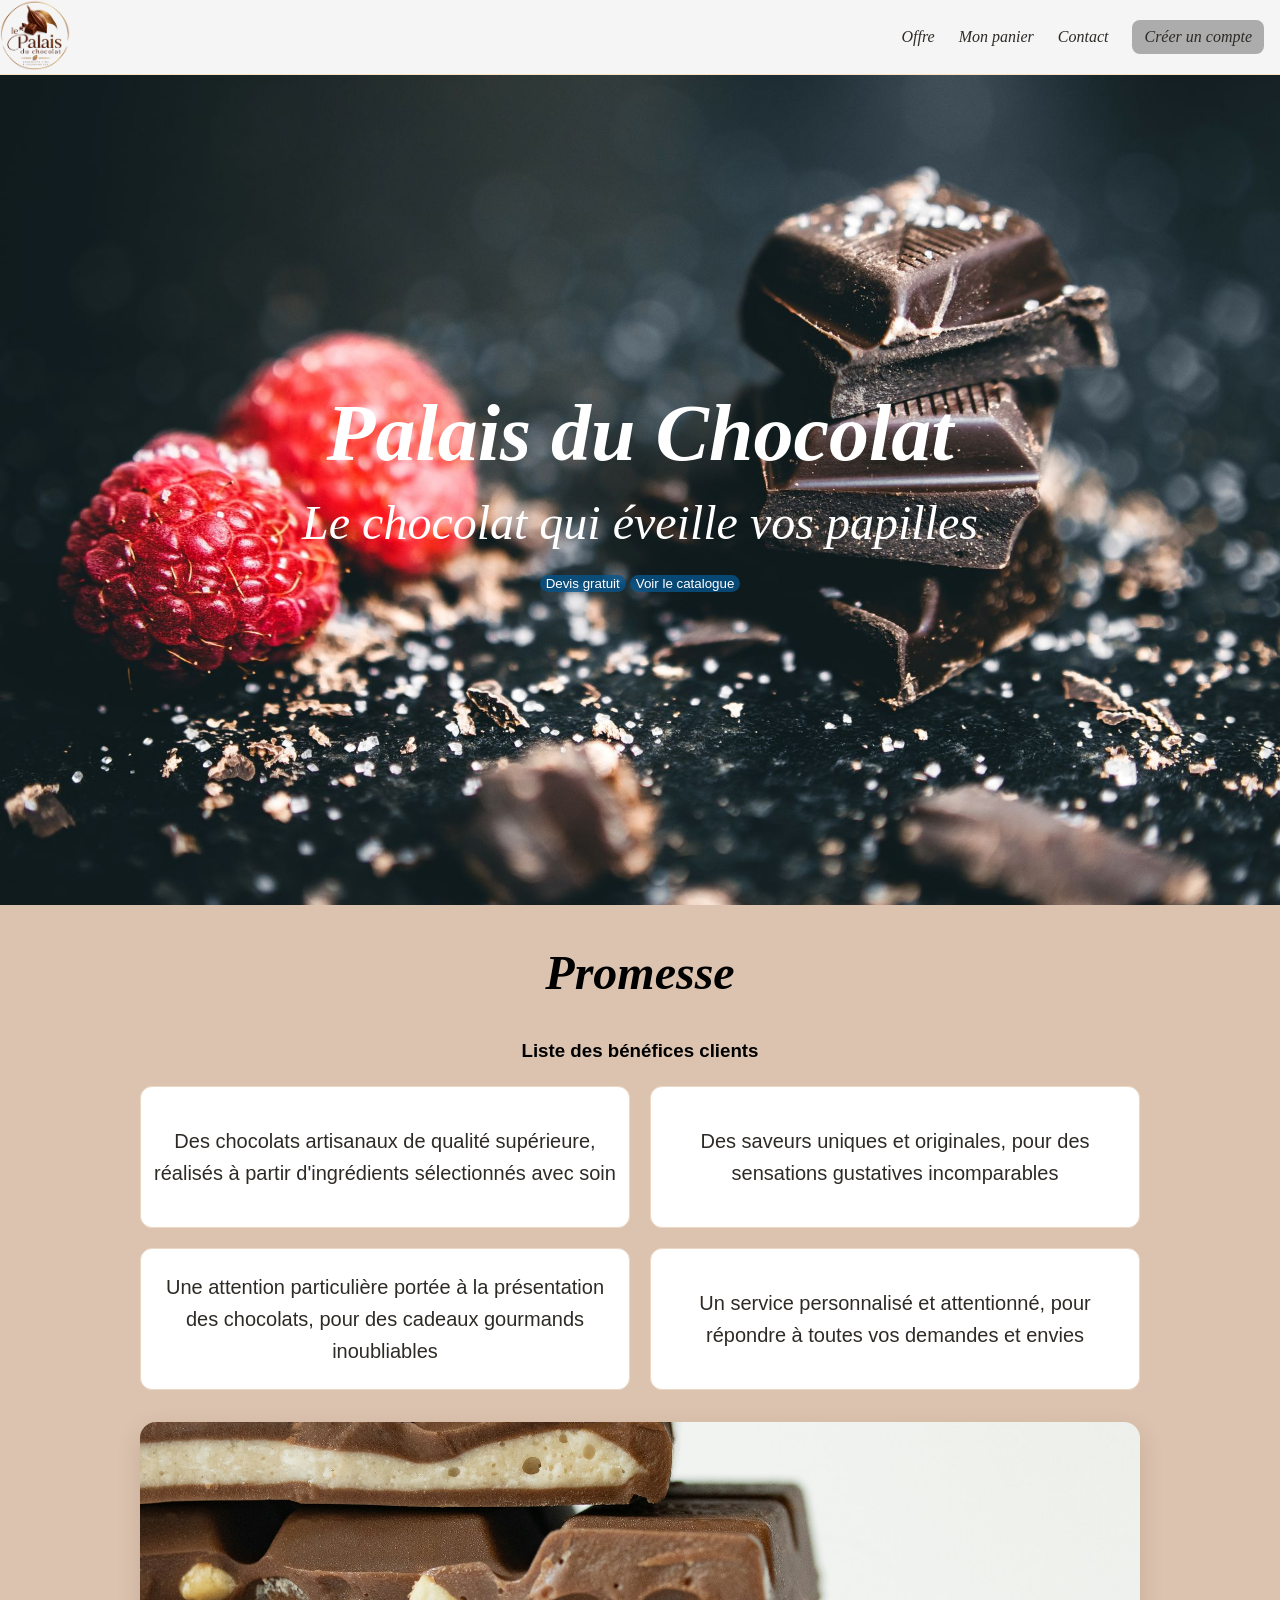
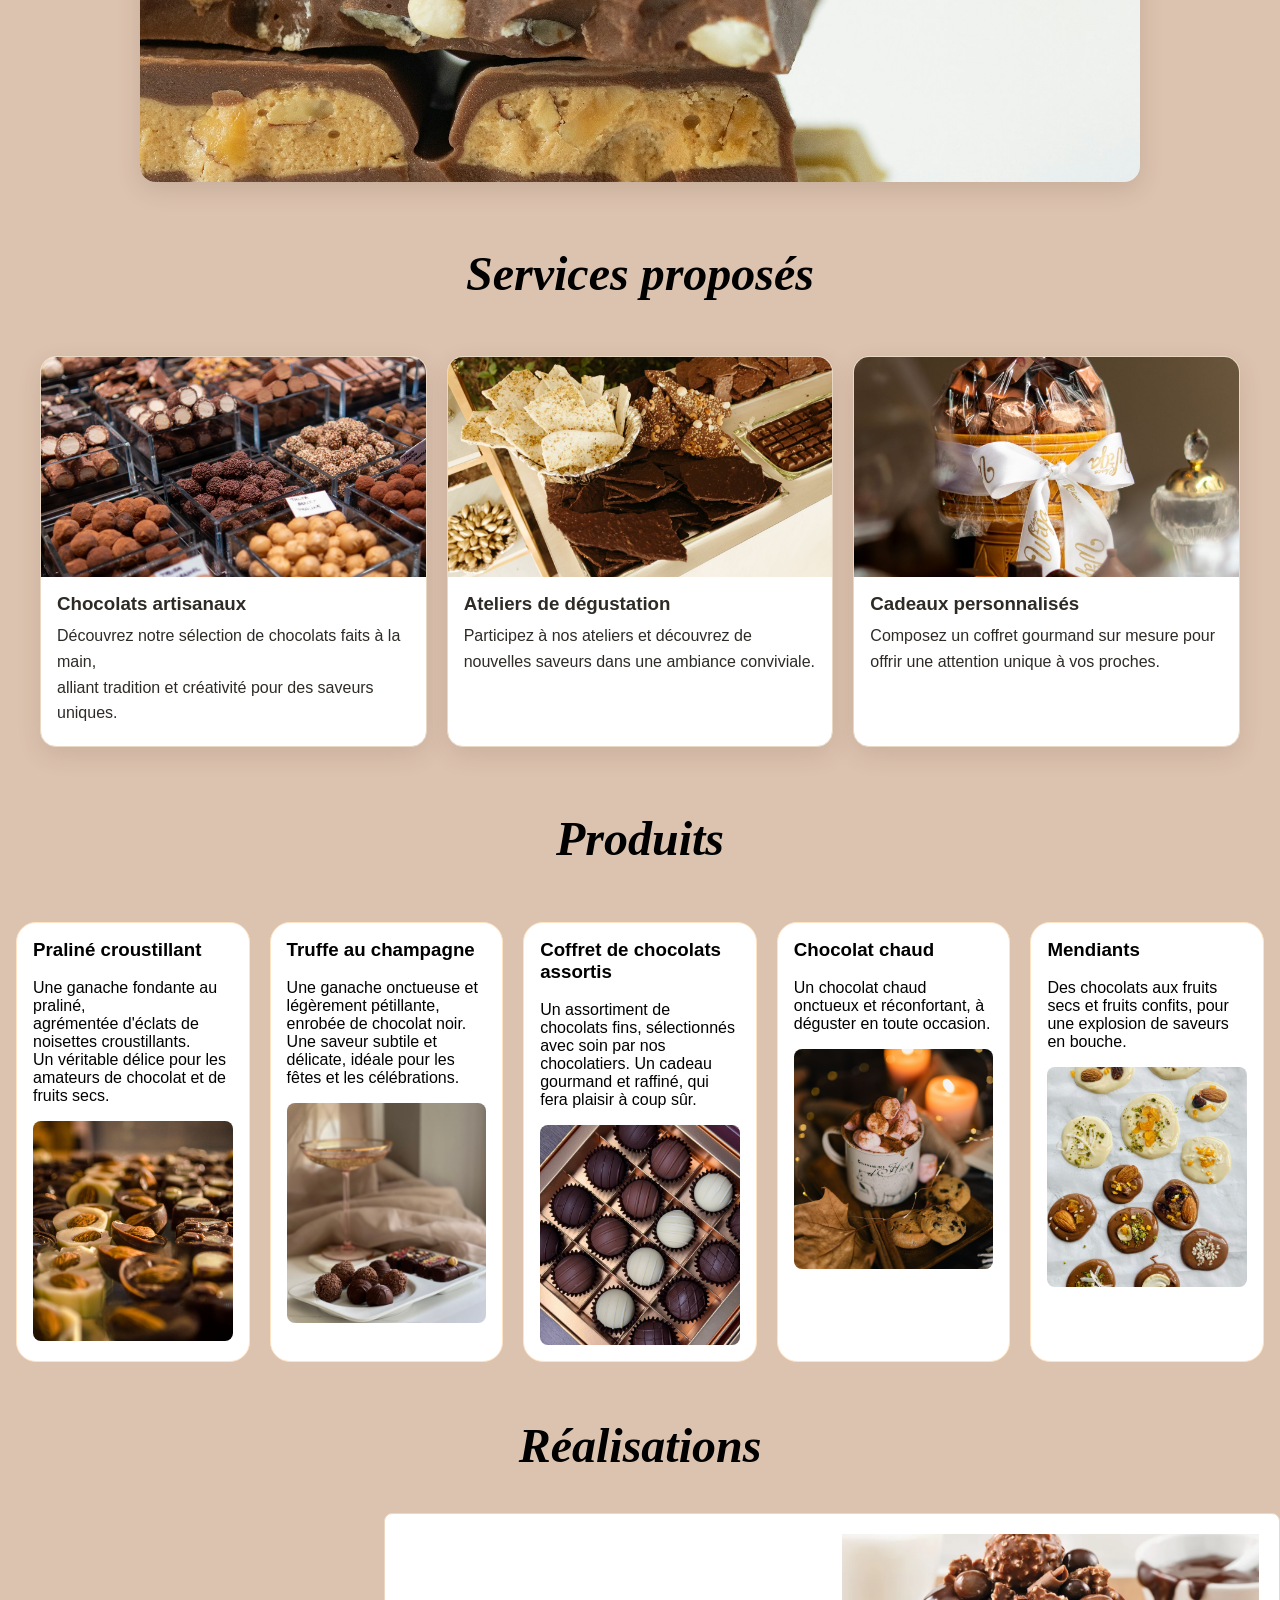
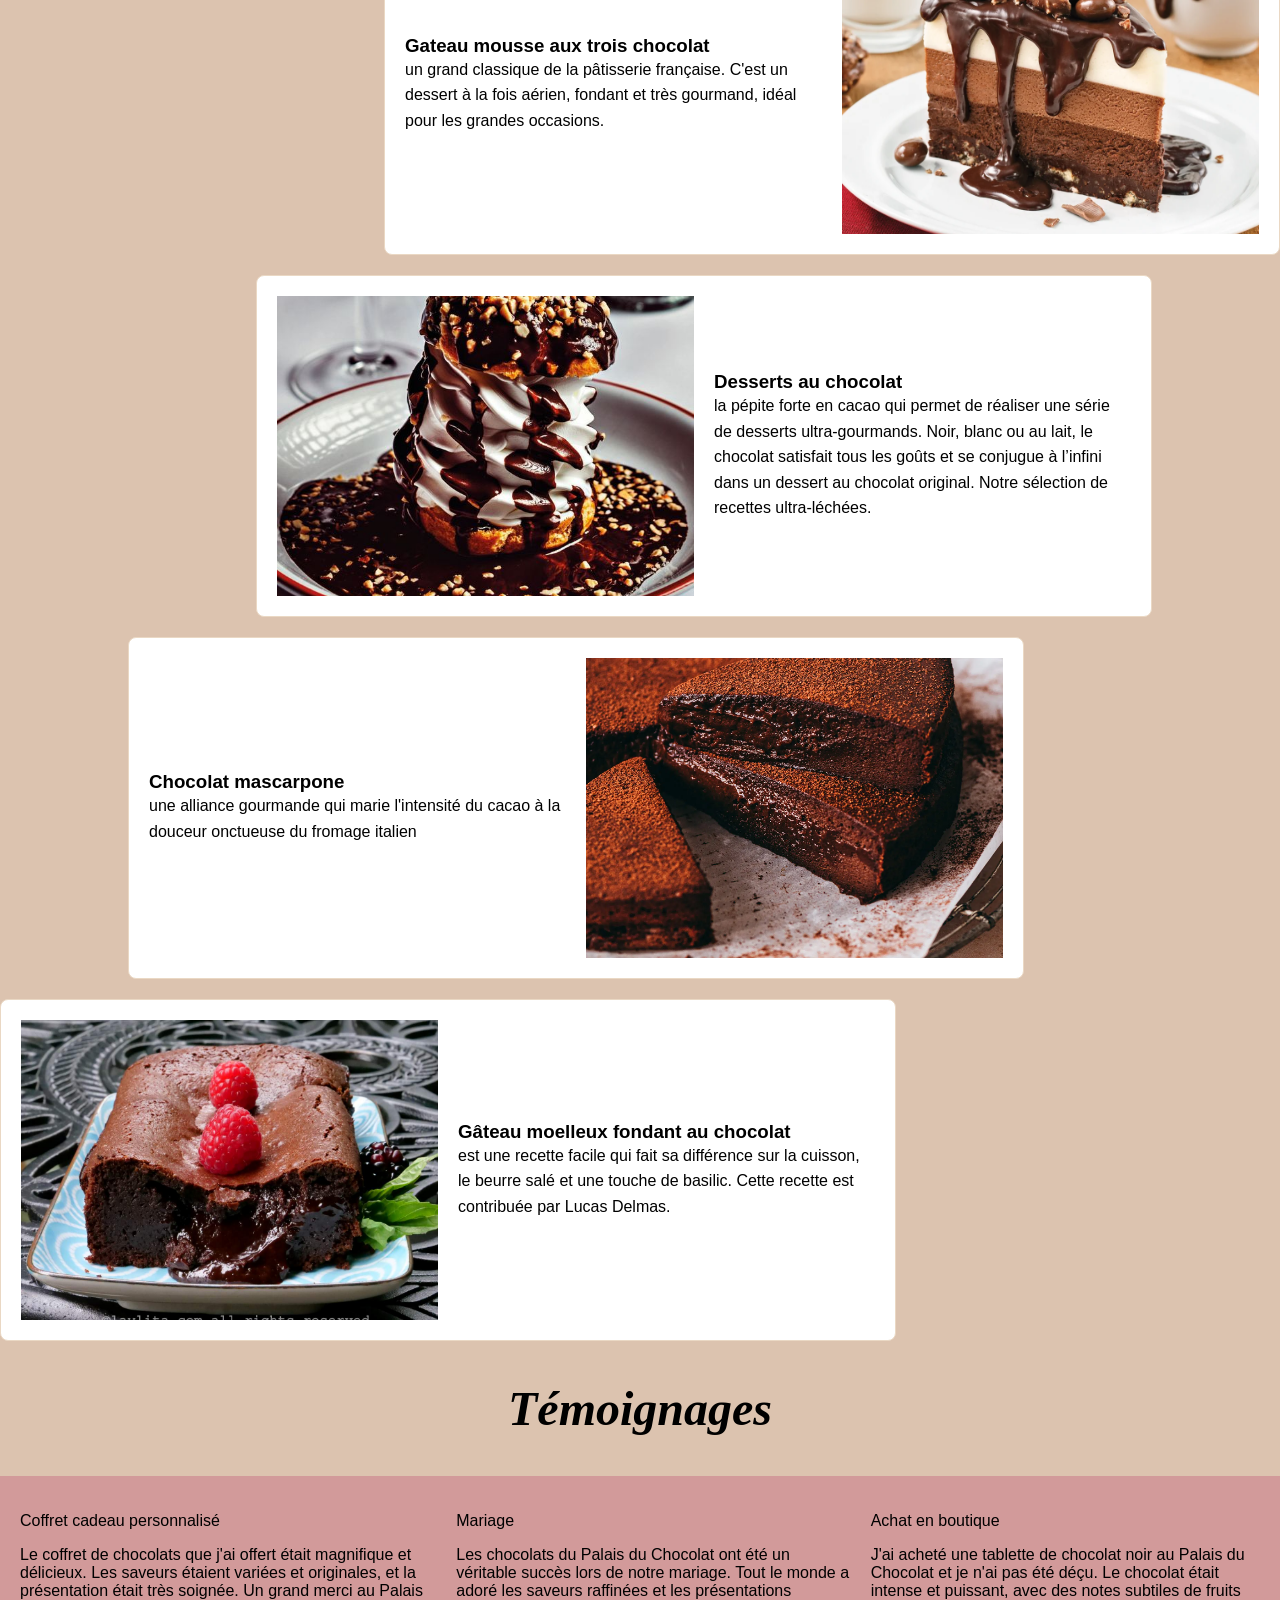
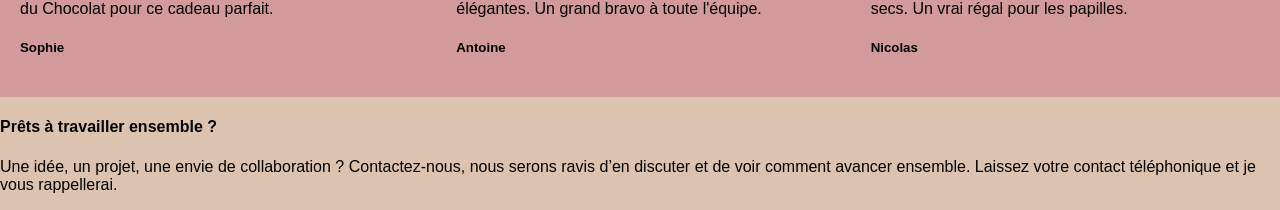
<file: index.html>
<!DOCTYPE html>
<html lang="fr">
<head>
    <meta charset="UTF-8">
    <meta name="viewport" content="width=device-width, initial-scale=1.0">
    <title>Palais du Chocolat</title>
    <link rel="stylesheet" href="style.css">
</head>
<body>
    <header class="site-header">
        <nav class="logo">
            <a href="#accueil">
                <img src="images/logo.png" alt="Palais du Chocolat">
            </a>
        </nav>
        <nav aria-label="Navigation principale">
            <ul class="site-nav">
                <li><a href="#produits">Offre</a></li>
                <li><a href="#">Mon panier</a></li>
                <li><a href="#contact">Contact</a></li>
                <li><a class="contact-button" href="cafe.html">Créer un compte</a></li>
            </ul>
        </nav>
    </header>

    <main>
        <section id="accueil">
            <h1>Palais du Chocolat</h1>
            <p class="chocolat">Le chocolat qui éveille vos papilles</p>
            <div>
                <button class="action">Devis gratuit</button>
                <button>Voir le catalogue</button>
            </div>
        </section>

        <section id="promesses">
            <h2 id="promesses-title">Promesse</h2>
            <h3 class="section-subtitle">Liste des bénéfices clients</h3>
            <div class="promises">
                <p>Des chocolats artisanaux de qualité supérieure, réalisés à partir d'ingrédients sélectionnés avec soin</p>
                <p>Des saveurs uniques et originales, pour des sensations gustatives incomparables</p>
                <p>Une attention particulière portée à la présentation des chocolats, pour des cadeaux gourmands inoubliables</p>
                <p>Un service personnalisé et attentionné, pour répondre à toutes vos demandes et envies</p>
            </div>
            <img class="img1" src="images/promesses-julia-zyablova-EwaJbJvS9io-unsplash.jpg" alt="Présentation de chocolats artisanaux">
        </section>

        <section id="services">
            <h2 id="services-title">Services proposés</h2>
            <div class="services">
                <article class="service_card">
                    <img src="images/chocolats-artisanaux-pexels-linken-van-zyl-263454378-18958634.jpg" alt="Sélection de chocolats artisanaux">
                    <h3>Chocolats artisanaux</h3>
                    <p>Découvrez notre sélection de chocolats faits à la main,<br>
                    alliant tradition et créativité pour des saveurs uniques.</p>
                </article>
                <article class="service_card">
                    <img src="images/atelier-degustation-pexels-jonathanborba-34357862.jpg" alt="Atelier de dégustation de chocolat">
                    <h3>Ateliers de dégustation</h3>
                    <p>Participez à nos ateliers et découvrez de nouvelles saveurs dans une ambiance conviviale.</p>
                </article>
                <article class="service_card">
                    <img src="images/cadeaux-personnalises-pexels-soufianlafnesh-36914973.jpg" alt="Coffret cadeau personnalisé de chocolats">
                    <h3>Cadeaux personnalisés</h3>
                    <p>Composez un coffret gourmand sur mesure pour offrir une attention unique à vos proches.</p>
                </article>
            </div>
        </section>

        <section id="produits" >
            <h2 id="produits-title">Produits</h2>
            <div class="products-grid">
                <article class="product-card">
                    <h3>Praliné croustillant</h3>
                    <p>Une ganache fondante au praliné,<br>agrémentée d'éclats de noisettes croustillants. <br>Un véritable délice pour les amateurs de chocolat et de fruits secs.</p>
                    <img src="images/praline-croustillant-pexels-seurafrancis99-37439237.jpg" alt="Praliné croustillant aux éclats de noisettes">
                </article>
                <article class="product-card">
                    <h3>Truffe au champagne</h3>
                    <p>Une ganache onctueuse et légèrement pétillante, enrobée de chocolat noir. Une saveur subtile et délicate, idéale pour les fêtes et les célébrations.</p>
                    <img src="images/truffe-champagne-pexels-planka-31325599.jpg" alt="Truffes au chocolat">
                </article>
                <article class="product-card">
                    <h3>Coffret de chocolats assortis</h3>
                    <p>Un assortiment de chocolats fins, sélectionnés avec soin par nos chocolatiers. Un cadeau gourmand et raffiné, qui fera plaisir à coup sûr.</p>
                    <img src="images/coffret-chocolats-assortis-pexels-anthony-rahayel-125801377-38444667.jpg" alt="Coffret de chocolats assortis">
                </article>
                <article class="product-card">
                    <h3>Chocolat chaud</h3>
                    <p>Un chocolat chaud onctueux et réconfortant, à déguster en toute occasion.</p>
                    <img src="images/chocolat-chaud-pexels-leeloothefirst-5264675.jpg" alt="Tasse de chocolat chaud">
                </article>
                <article class="product-card">
                    <h3>Mendiants</h3>
                    <p>Des chocolats aux fruits secs et fruits confits, pour une explosion de saveurs en bouche.</p>
                    <img src="images/mendiants-pexels-pinklime-foody-169881302-11074275.jpg" alt="Mendiants au chocolat aux fruits secs">
                </article>
            </div>
        </section>
                        <h2>Réalisations</h2>
        <section class="mousse">
          
            <img src="images/gateau-mousse-aux-trois-chocolat.webp" alt="">
            <div>
                <h3>Gateau mousse aux trois chocolat</h3>
                <p>un grand classique de la pâtisserie française. C'est un dessert à la fois aérien, fondant et très gourmand, idéal pour les grandes occasions.</p>
            </div>
        </section>

        <section class="dessert">
            <img src="images/Recettes-de-desserts-au-chocolat.jpg" alt="">
            <div>
                <h3>Desserts au chocolat</h3>
                <p>la pépite forte en cacao qui permet de réaliser une série de desserts ultra-gourmands. Noir, blanc ou au lait, le chocolat satisfait tous les goûts et se conjugue à l’infini dans un dessert au chocolat original. Notre sélection de recettes ultra-léchées.</p>
            </div>
        </section>

        <section class="marie">
            <img src="images/Recette-gateau-chocolat-mascarpone-facile-Lilie-Bakery.webp" alt="">
            <div>
                <h3>Chocolat mascarpone</h3>
                <p>une alliance gourmande qui marie l'intensité du cacao à la douceur onctueuse du fromage italien</p>
            </div>
        </section>
        <section class="moelleux">
            <img src="images/Moelleux-fondant-au-chocolat.jpg" alt="">
            <div>
                <h3>Gâteau moelleux fondant au chocolat</h3>
                <p>est une recette facile qui fait sa différence sur la cuisson, le beurre salé et une touche de basilic. Cette recette est contribuée par Lucas Delmas.</p>
            </div>
        </section>

   <h2>Témoignages</h2>
   
    <div class="temoignages">
        <article>
            <p>Coffret cadeau personnalisé</p>
            <p>Le coffret de chocolats que j'ai offert était magnifique et délicieux. Les saveurs étaient variées et originales, et la présentation était très soignée. Un grand merci au Palais du Chocolat pour ce cadeau parfait.</p>
            <h5> Sophie</h5>
        </article>

     <article>
             <p>Mariage</p>
             <p>Les chocolats du Palais du Chocolat ont été un véritable succès lors de notre mariage. Tout le monde a adoré les saveurs raffinées et les présentations élégantes. Un grand bravo à toute l'équipe.</p>
            <h5>Antoine</h5>
      </article>

    <article>
        <p>Achat en boutique</p>
        <p>J'ai acheté une tablette de chocolat noir au Palais du Chocolat et je n'ai pas été déçu. Le chocolat était intense et puissant, avec des notes subtiles de fruits secs. Un vrai régal pour les papilles.</p>
        <h5>Nicolas</h5>
    </article>
    </div>


</main>

<footer id="contact">
    <h4>Prêts à travailler ensemble ?</h4>
    <p>Une idée, un projet, une envie de collaboration ?
Contactez-nous, nous serons ravis d’en discuter et de voir 
comment avancer ensemble. 
Laissez votre contact téléphonique et je vous rappellerai.</p>

</footer>
</body>
</html>
</file>
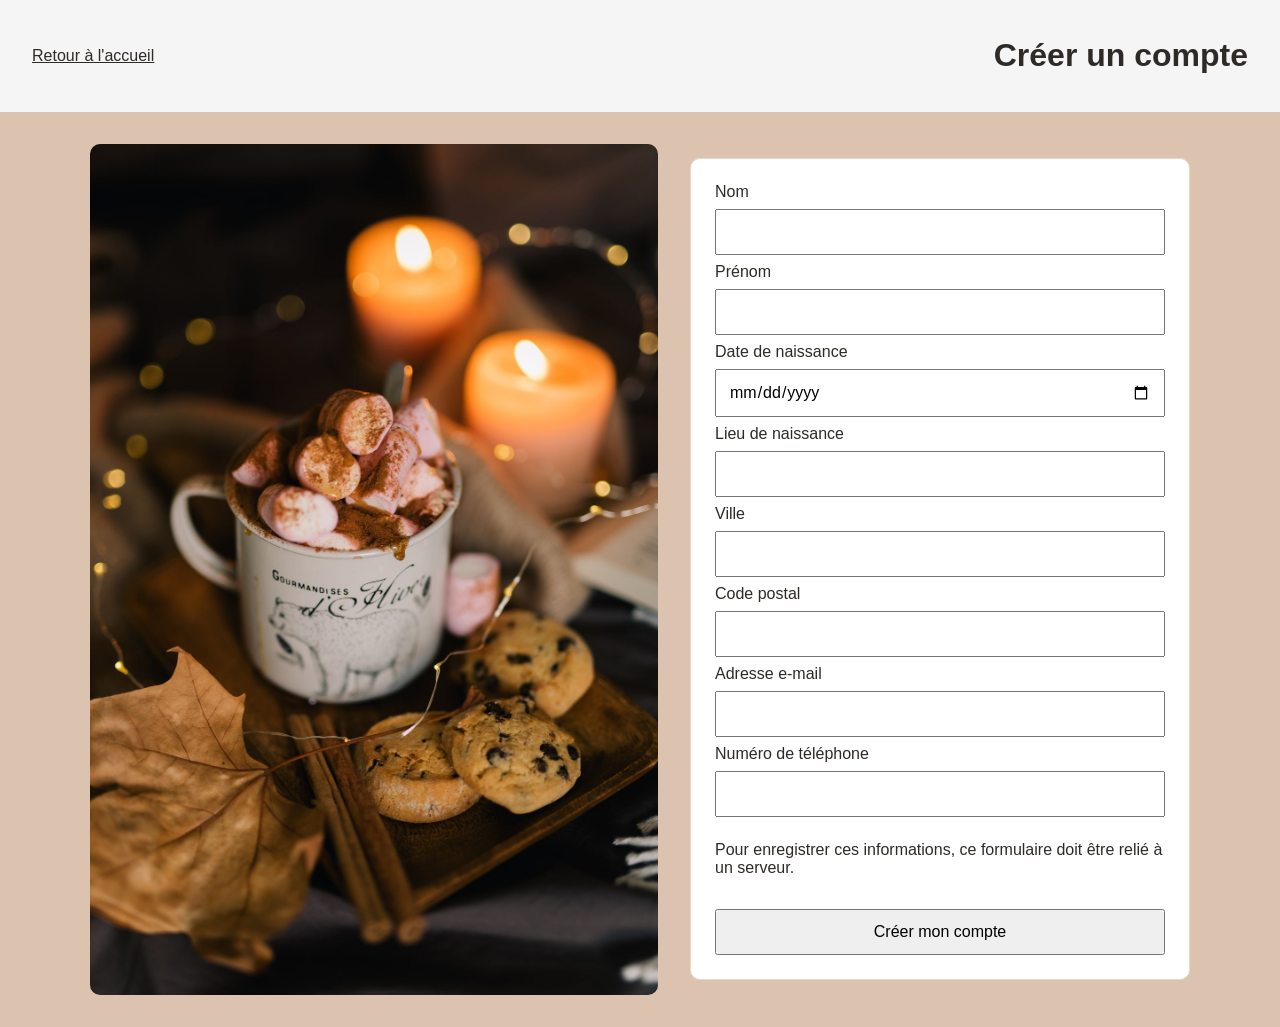
<file: cafe.html>
<!DOCTYPE html>
<html lang="fr">
<head>
    <meta charset="UTF-8">
    <meta name="viewport" content="width=device-width, initial-scale=1.0">
    <title>Créer un compte - Palais du Chocolat</title>
    <link rel="stylesheet" href="cafe.css">
</head>
<body>
    <header class="site-header">
        <a href="index.html">Retour à l'accueil</a>
        <h1>Créer un compte</h1>
    </header>

    <main class="signup-layout">
        <img class="cafe-image" src="images/chocolat-chaud-pexels-leeloothefirst-5264675.jpg" alt="Tasse de chocolat chaud dans un café">
        <form class="user-form" method="post">
            <label for="nom">Nom</label>
            <input type="text" id="nom" name="nom" autocomplete="family-name" required>

            <label for="prenom">Prénom</label>
            <input type="text" id="prenom" name="prenom" autocomplete="given-name" required>

            <label for="date-naissance">Date de naissance</label>
            <input type="date" id="date-naissance" name="date-naissance" required>

            <label for="lieu-naissance">Lieu de naissance</label>
            <input type="text" id="lieu-naissance" name="lieu-naissance" required>

            <label for="ville">Ville</label>
            <input type="text" id="ville" name="ville" autocomplete="address-level2" required>

            <label for="code-postal">Code postal</label>
            <input type="text" id="code-postal" name="code-postal" autocomplete="postal-code" required>

            <label for="email">Adresse e-mail</label>
            <input type="email" id="email" name="email" autocomplete="email" required>

            <label for="telephone">Numéro de téléphone</label>
            <input type="tel" id="telephone" name="telephone" autocomplete="tel" required>

            <p>Pour enregistrer ces informations, ce formulaire doit être relié à un serveur.</p>
            <button type="submit">Créer mon compte</button>
        </form>
    </main>
</body>
</html>
</file>
<file: style.css>
body {
    font-family: Arial, Helvetica, sans-serif;
    background-color: #dcc3af;
    margin: 0;
}

.site-header {
    display: flex;
    align-items: center;
    justify-content: space-between;
    border-bottom: 1px solid bisque;
    background-color: whitesmoke;
    font-size: 100%;
    font-style: oblique;
    font-family: cursive;
}

.logo img {
    width: 70px;
    height: auto;
}

.site-nav {
    display: flex;
    flex-direction: row;
    justify-content: space-between;
    align-items: center;
    gap: 1.5rem;
    margin: 0;
    padding: 1rem;
    list-style: none;
}


.promises {
    display: grid;
    grid-template-columns: repeat(2, minmax(0, 1fr));
    gap: 1.25rem;
    max-width: 1000px;
    margin: 0 auto;
    padding: 0 1rem;
}

.promises p {
    display: flex;
    align-items: center;
    justify-content: center;
    min-height: 120px;
    margin: 0;
    padding: 10px;
    color: #2E2A26;
    background: white;
    border: 1px solid #ead8c4;
    border-radius: 0.75rem;
    font-size: 20px;
    line-height: 1.6;
    text-align: center;
}

.section-subtitle {
    margin: 0 0 1.5rem;
    text-align: center;
}

.site-nav a {
    color: #2E2A26;
    text-decoration: none;
}

.site-nav a:hover,
.site-nav a:focus-visible {
    text-decoration: underline;
}

.contact-button {
    display: inline-block;
    padding: 0.5rem 0.75rem;
    border-radius: 0.5rem;
    background: #adacac;
    font-size: 100%;
    font-style: oblique;
    font-family: cursive;
}

.user-form {
    display: flex;
    flex-direction: column;
    gap: 0.5rem;
    max-width: 500px;
    margin: 2rem auto;
    padding: 1.5rem;
    background: white;
    border: 1px solid #ead8c4;
    border-radius: 10px;
}

.user-form input,
.user-form button {
    box-sizing: border-box;
    width: 100%;
    padding: 0.75rem;
    font: inherit;
}

.user-form button {
    margin-top: 0.5rem;
    cursor: pointer;
}

#accueil {
    display: flex;
    flex-direction: column;
    justify-content: center;
    align-items: center;
    min-height: 90vh;
    padding: 10px;
    font-style: oblique;
    font-family: cursive;
    background-image: url(images/couverture-pexels-fotios-photos-918327.jpg);
    background-position: center;
    background-size: cover;
    text-align: center;
    color: white;
}

#accueil button{
    border: 10cm;
    border-radius: 20vh;
    gap: 10%;
    background-color: #045691c1;
    color: white;

}

#accueil h1 {
    margin: 0;
    font-size: clamp(2.5rem, 8vw, 5rem);
}

.chocolat {
    margin: 1rem 0 1.5rem;
    font-size: clamp(1.25rem, 4vw, 3rem);
}

h2 {
    display: flex;
    justify-content: center;
    align-items: center;
    font-size: clamp(1.75rem, 5vw, 3rem);
    font-style: oblique;
    font-family: cursive;
}

.img1 {
    display: block;
    width: calc(100% - 2rem);
    max-width: 1000px;
    height: 360px;
    margin: 2rem auto 4rem;
    border-radius: 1rem;
    object-fit: cover;
    box-shadow: 0 8px 24px rgba(74, 43, 32, 0.14);
}

.services {
    display: grid;
    grid-template-columns: repeat(auto-fit, minmax(min(100%, 260px), 1fr));
    gap: 1.25rem;
    max-width: 1200px;
    margin: 0 auto 3rem;
    padding: 1rem;
}

.service_card {
    overflow: hidden;
    background:white;
    border: 1px solid #ead8c4;
    border-radius: 1rem;
    box-shadow: 0 8px 24px rgba(74, 43, 32, 0.12);
}

.service_card img {
    display: block;
    width: 100%;
    height: 220px;
    object-fit: cover;
}

.service_card h3 {
    margin: 1rem 1rem 0.5rem;
    color: #2E2A26;
    
}

.service_card p {
    margin: 0 1rem 1.25rem;
    color: #2E2A26;
    line-height: 1.6;
}

.products-grid {
    display: grid;
    grid-template-columns: repeat(auto-fit, minmax(min(100%, 220px), 1fr));
    gap: 1.25rem;
    padding: 1rem;
}

.product-card {
    overflow: hidden;
    padding: 1rem;
    background: white;
    border: 1px solid bisque;
    border-radius:20px;
}

.product-card h3 {
    margin-top: 0;
    
}

.product-card img {
    display: block;
    width: 100%;
    height: 220px;
    object-fit: cover;
    border-radius: 0.5rem;
}

.mousse,
.dessert,
.marie,
.moelleux {
    display: flex;
    align-items: center;
    gap: 20px;
    box-sizing: border-box;
    width: 70%;
    margin: 20px 0 20px auto;
    padding: 20px;
    background: white;
    border: 1px solid #ead8c4;
    border-radius: 0.5rem;
}

.mousse,
.marie {
    flex-direction: row-reverse;
}

.dessert { margin-right: 10%; }
.marie { margin-right: 20%; }
.moelleux { margin-right: 30%; }

.mousse img,
.dessert img,
.marie img,
.moelleux img {
    flex: 1;
    height: 300px;
    object-fit: cover;
}

.mousse div,
.dessert div,
.marie div,
.moelleux div {
    flex: 1;
}

.mousse h3,
.dessert h3,
.marie h3,
.moelleux h3 {
    margin: 0;
}

.mousse p,
.dessert p,
.marie p,
.moelleux p {
    margin: 0;
    line-height: 1.6;
}

.temoignages {
    display: flex;
    flex-direction: row;
    gap: 20px;
    background-color: rgb(210, 154, 154);
    padding: 20px;
    align-items: flex-start;
    justify-content: space-evenly;
}

@media (max-width: 560px) {
    .site-header {
        flex-wrap: wrap;
        gap: 1rem;
    }

    .site-nav {
        flex-wrap: wrap;
        justify-content: center;
        gap: 10px;
    }

    .products-grid {
        grid-template-columns: 1fr;
    }

    .promises {
        grid-template-columns: 1fr;
    }

    .promises p {
        min-height: auto;
        padding: 1.25rem;
    }

    .img1 {
        height: 240px;
    }

    .mousse,
    .dessert,
    .marie,
    .moelleux {
        flex-direction: column;
        width: auto;
        margin: 15px;
    }

    .mousse img,
    .dessert img,
    .marie img,
    .moelleux img {
        flex: none;
        width: 100%;
        border-radius: 20%;
    }

    .mousse div,
    .dessert div,
    .marie div,
    .moelleux div {
        flex: none;
        width: 100%;
    }


}
</file>
<file: cafe.css>
body {
    margin: 0;
    background: #dcc3af;
    color: #2e2a26;
    font-family: Arial, Helvetica, sans-serif;
}

.site-header {
    display: flex;
    align-items: center;
    justify-content: space-between;
    gap: 1rem;
    padding: 1rem 2rem;
    background: whitesmoke;
}

.site-header a {
    color: #2e2a26;
}

.signup-layout {
    display: grid;
    grid-template-columns: minmax(0, 1fr) minmax(0, 500px);
    align-items: center;
    gap: 2rem;
    max-width: 1100px;
    margin: 2rem auto;
    padding: 0 1rem;
}

.cafe-image {
    display: block;
    width: 100%;
    min-height: 400px;
    object-fit: cover;
    border-radius: 10px;
}

.user-form {
    display: flex;
    flex-direction: column;
    gap: 0.5rem;
    max-width: 500px;
    width: 100%;
    margin: 0;
    box-sizing: border-box;
    padding: 1.5rem;
    background: white;
    border: 1px solid #ead8c4;
    border-radius: 10px;
}

.user-form input,
.user-form button {
    box-sizing: border-box;
    width: 100%;
    padding: 0.75rem;
    font: inherit;
}

.user-form button {
    margin-top: 0.5rem;
    cursor: pointer;
}

@media (max-width: 560px) {
    .site-header {
        flex-direction: column;
        align-items: flex-start;
        padding: 1rem;
    }

    .signup-layout {
        grid-template-columns: 1fr;
        gap: 1rem;
        margin: 1rem auto;
    }

    .cafe-image {
        min-height: 220px;
        max-height: 280px;
    }

    .user-form {
        margin: 0;
    }
}
</file>
